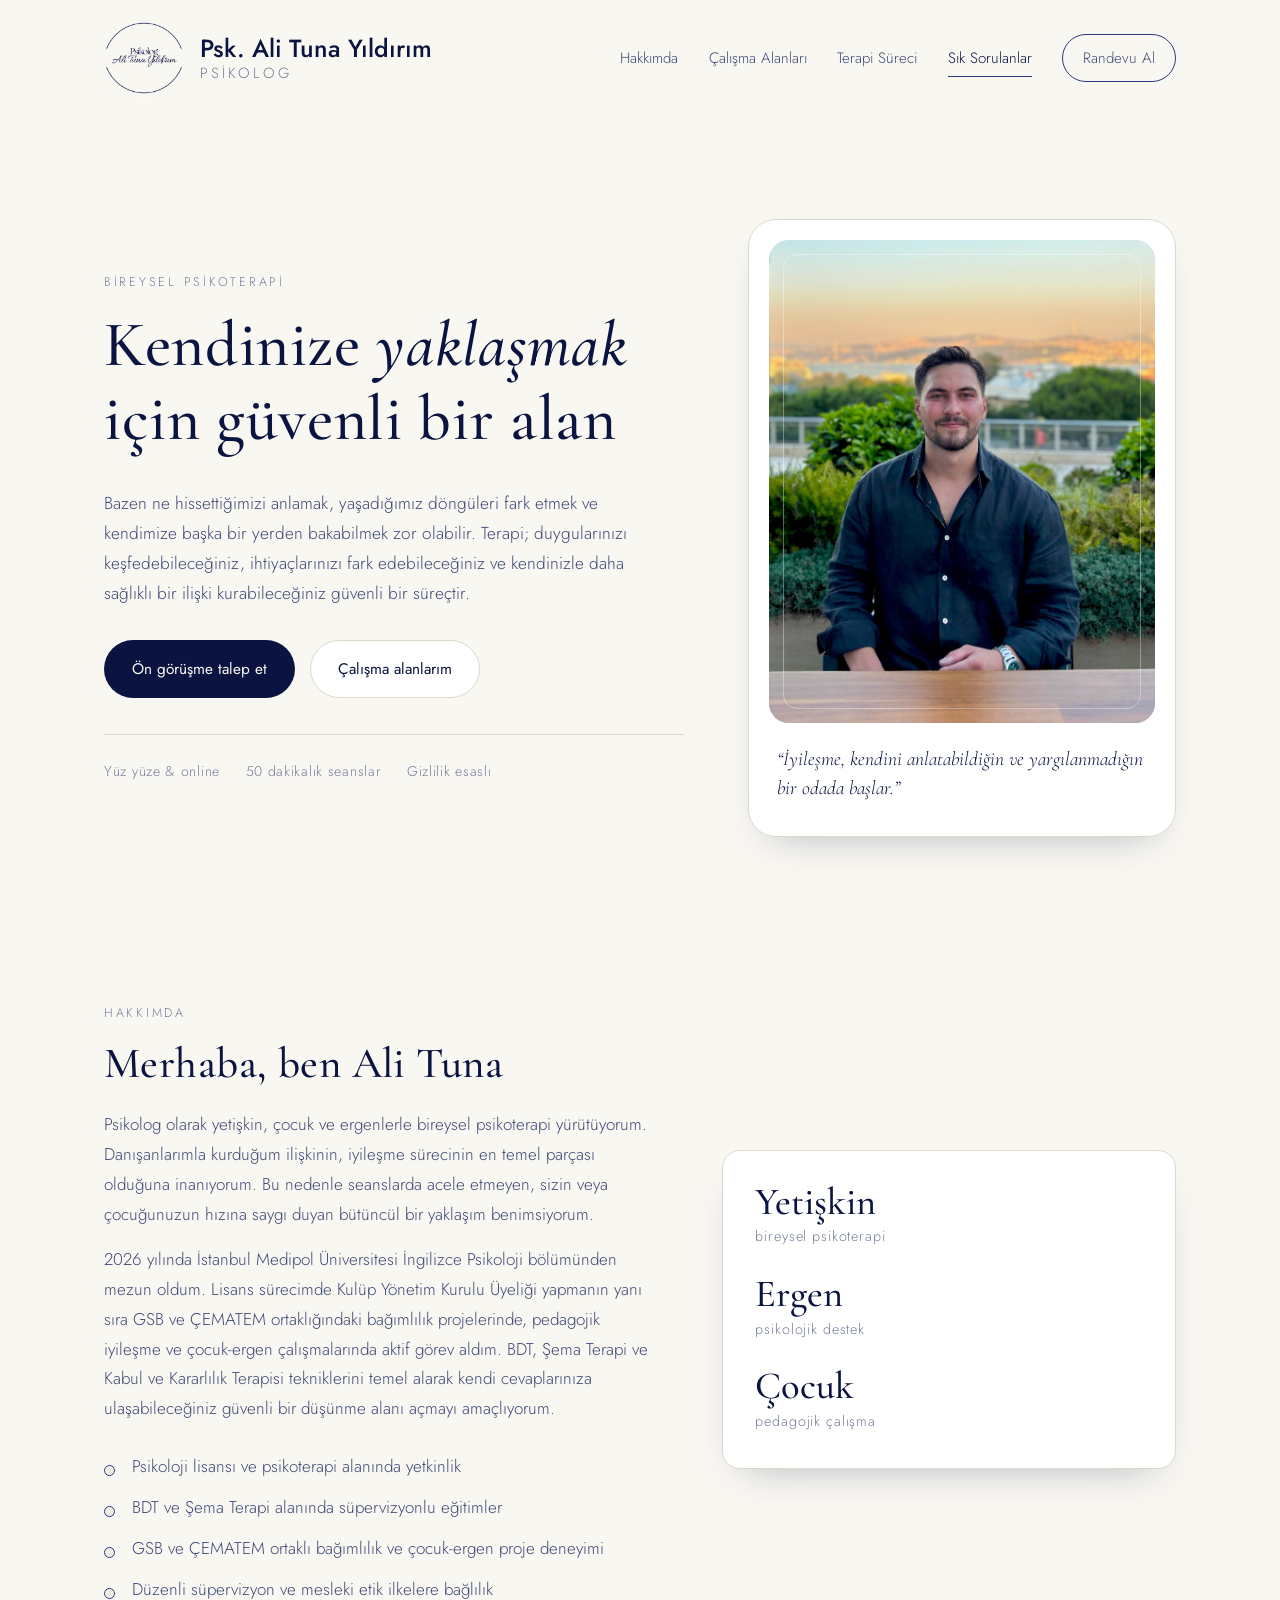
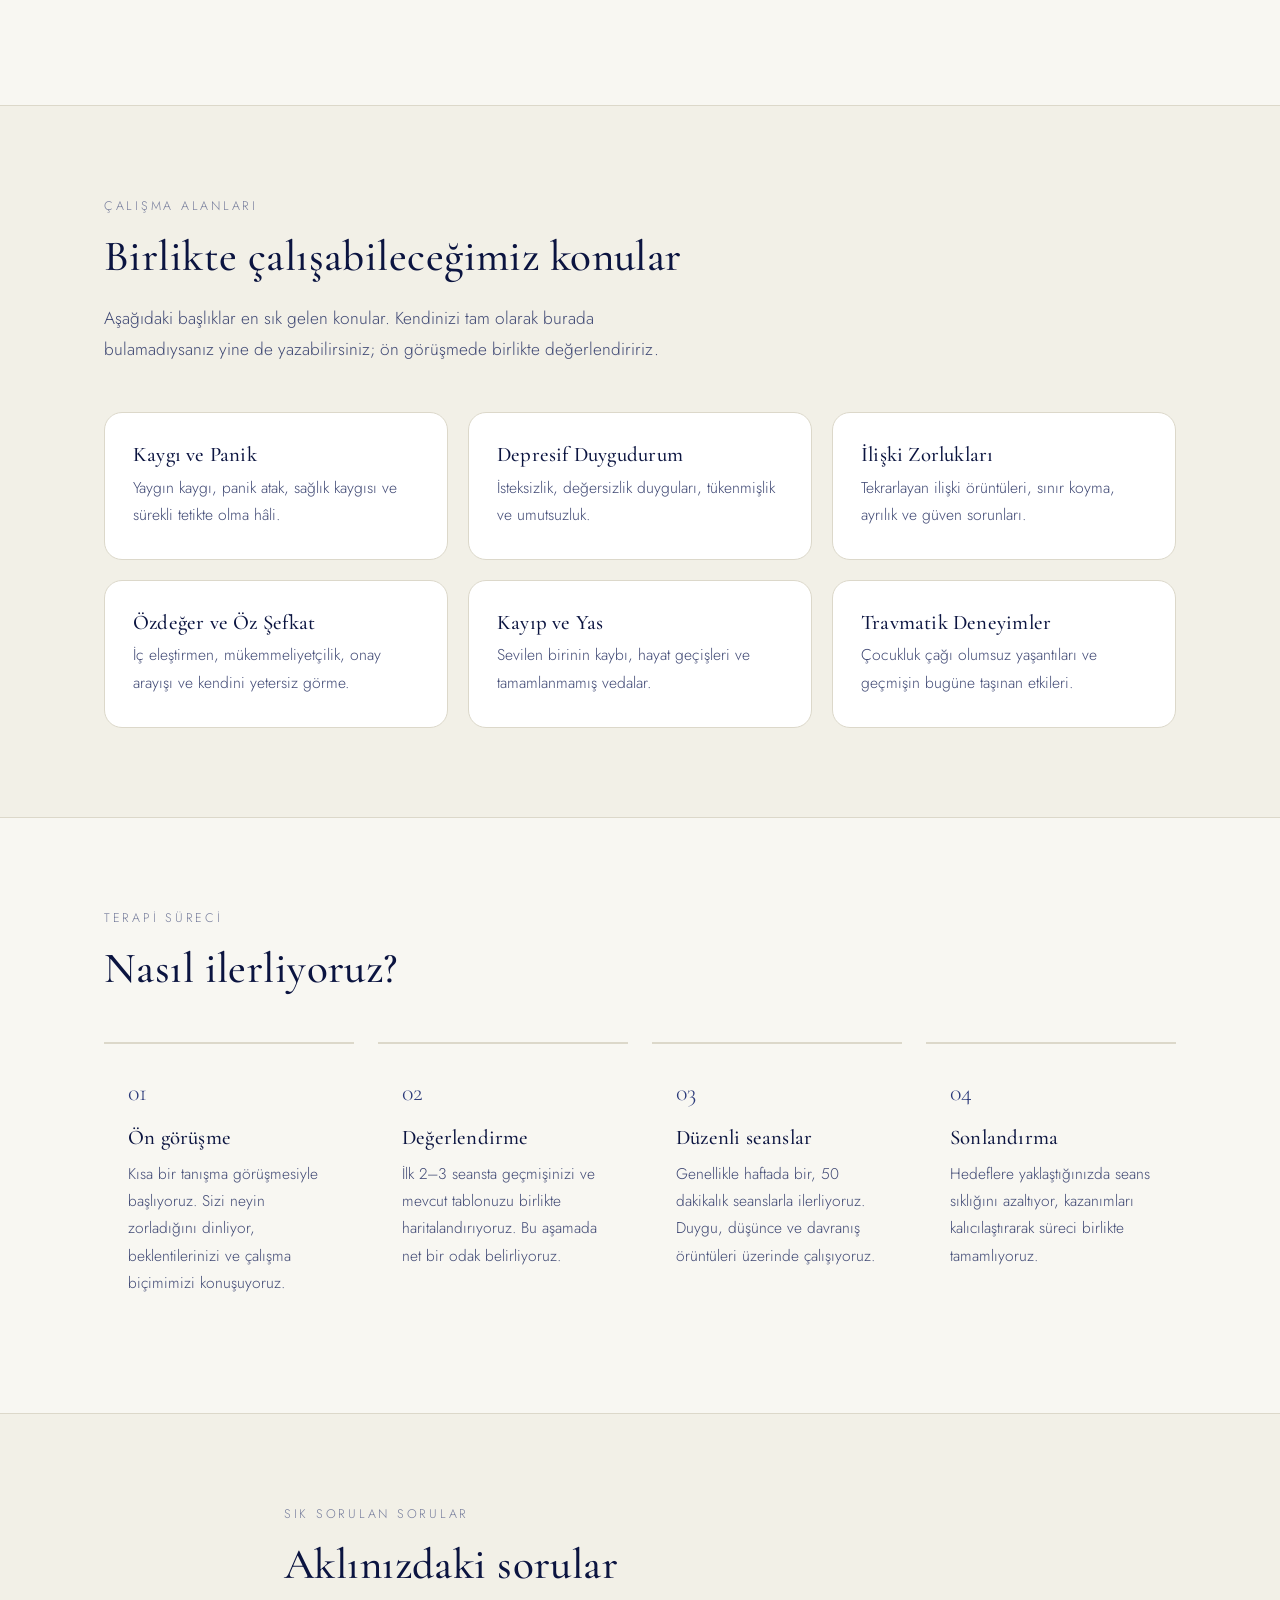
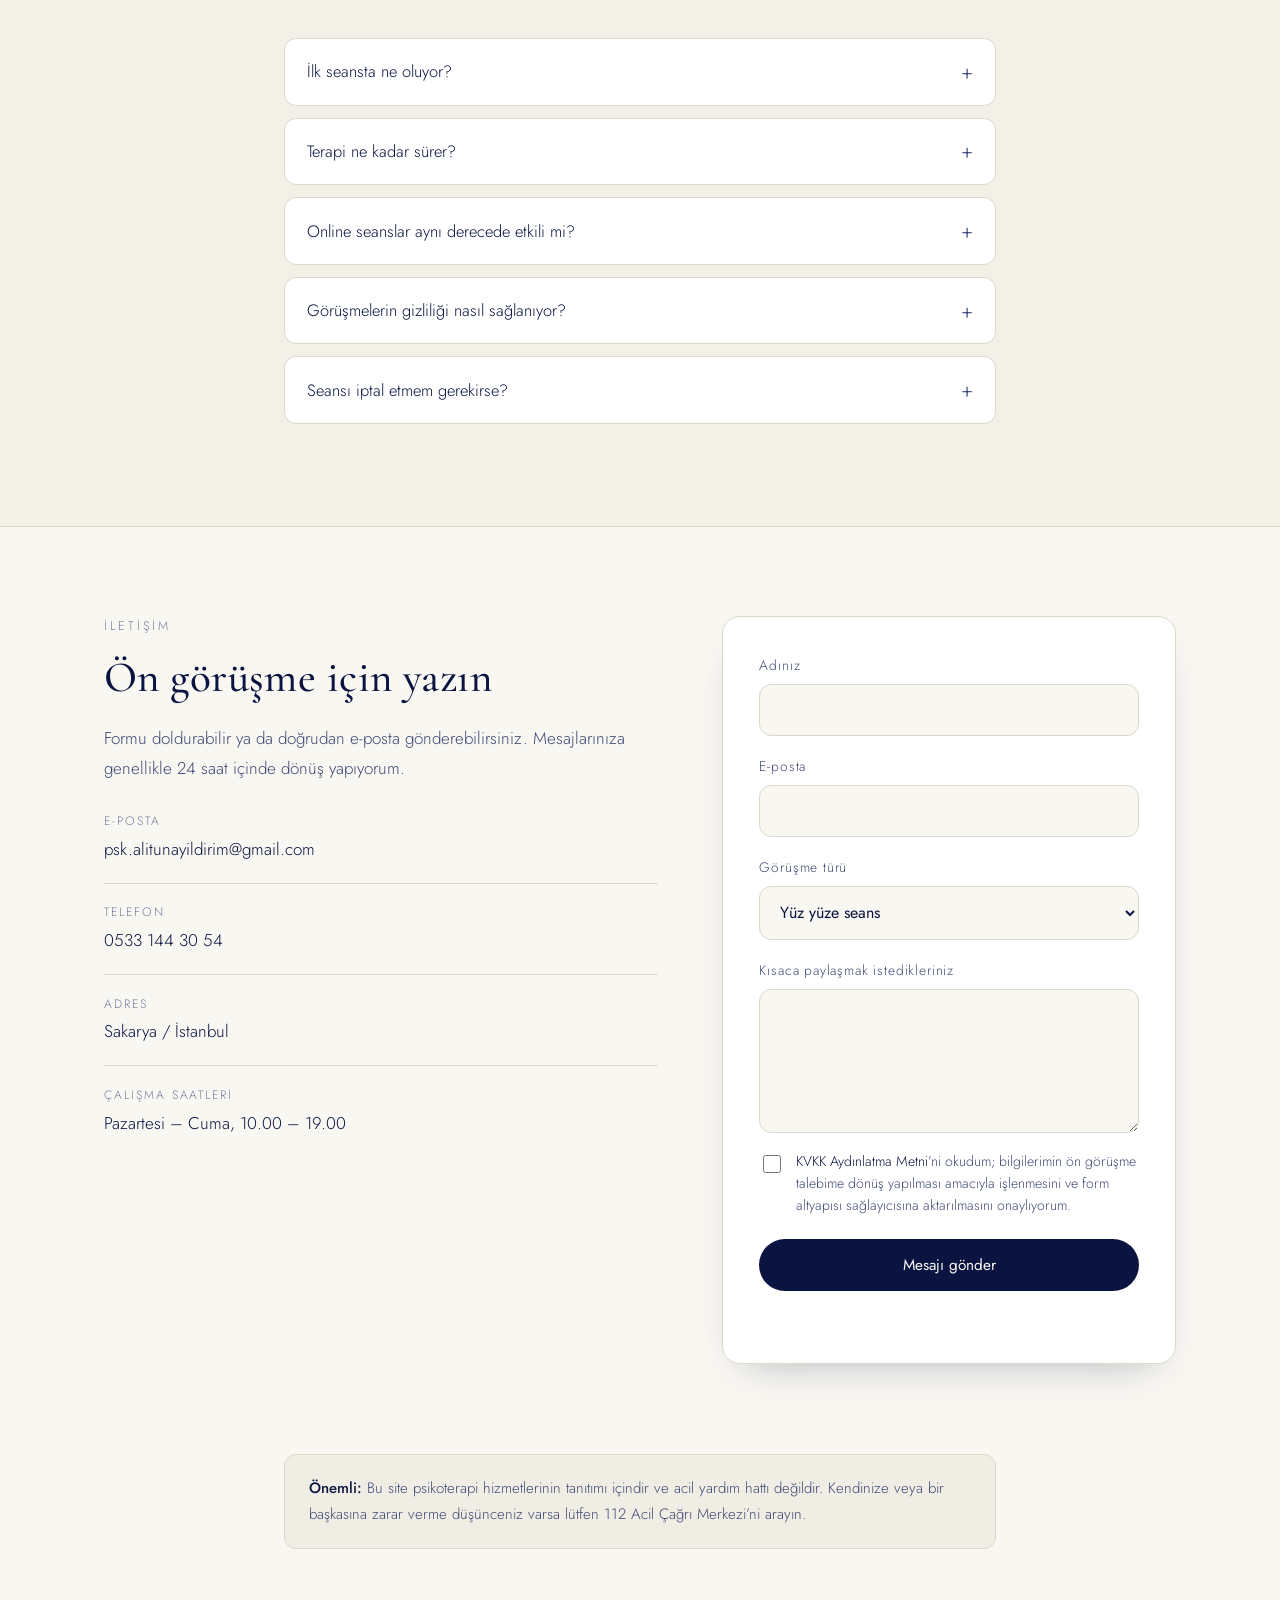
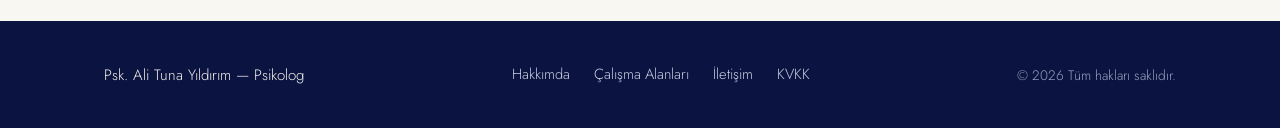
<file: index.html>
<!DOCTYPE html>
<html lang="tr">
<head>
  <meta charset="UTF-8" />
  <meta name="viewport" content="width=device-width, initial-scale=1.0" />
  <title>Psk. Ali Tuna Yıldırım | Psikolog</title>
  <meta name="description" content="Psk. Ali Tuna Yıldırım ile bireysel psikoterapi. Kaygı, depresyon, ilişki sorunları ve travma alanlarında Sakarya ve İstanbul'da yüz yüze ve online danışmanlık." />
  <meta name="theme-color" content="#f8f7f2" />
  <!-- pskalitunayıldırım.com alan adının punycode karşılığı. -->
  <link rel="canonical" href="https://xn--pskalitunayldrm-ilccb.com/" />
  <meta property="og:type" content="website" />
  <meta property="og:locale" content="tr_TR" />
  <meta property="og:site_name" content="Psk. Ali Tuna Yıldırım" />
  <meta property="og:url" content="https://xn--pskalitunayldrm-ilccb.com/" />
  <meta property="og:title" content="Psk. Ali Tuna Yıldırım | Psikolog" />
  <meta property="og:description" content="Bireysel psikoterapi: kaygı, depresyon, ilişki sorunları ve travma alanlarında Sakarya ve İstanbul'da yüz yüze ve online danışmanlık." />
  <meta name="twitter:card" content="summary" />
  <link rel="icon" href="favicon.svg" type="image/svg+xml" />
  <link rel="preconnect" href="https://fonts.googleapis.com" />
  <link rel="preconnect" href="https://fonts.gstatic.com" crossorigin />
  <link href="https://fonts.googleapis.com/css2?family=Cormorant+Garamond:wght@400;500;600&family=Jost:wght@300;400;500&display=swap" rel="stylesheet" />
  <link rel="stylesheet" href="styles.css" />
  <script type="application/ld+json">
    {
      "@context": "https://schema.org",
      "@type": "Psychologist",
      "name": "Psk. Ali Tuna Yıldırım",
      "description": "Yetişkin, çocuk ve ergenlerle bireysel psikoterapi çalışan psikolog.",
      "email": "psk.alitunayildirim@gmail.com",
      "telephone": "+905331443054",
      "areaServed": ["Sakarya", "İstanbul"],
      "availableLanguage": "tr",
      "address": {
        "@type": "PostalAddress",
        "addressCountry": "TR"
      }
    }
  </script>
</head>
<body>
  <a class="skip-link" href="#main">İçeriğe geç</a>

  <header class="site-header" id="header">
    <div class="container header-inner">
      <a class="brand" href="#hero">
        <img class="brand-mark" src="images/logo.png" alt="" width="512" height="512" />
        <span class="brand-text">
          <strong>Psk. Ali Tuna Yıldırım</strong>
          <small>Psikolog</small>
        </span>
      </a>

      <nav class="nav" id="nav" aria-label="Ana menü">
        <a href="#hakkimda">Hakkımda</a>
        <a href="#alanlar">Çalışma Alanları</a>
        <a href="#surec">Terapi Süreci</a>
        <a href="#sss">Sık Sorulanlar</a>
        <a class="nav-cta" href="#iletisim">Randevu Al</a>
      </nav>

      <button class="nav-toggle" id="navToggle" aria-expanded="false" aria-controls="nav" aria-label="Menüyü aç">
        <span></span><span></span><span></span>
      </button>
    </div>
  </header>

  <main id="main">
    <section class="hero" id="hero">
      <div class="container hero-inner">
        <div class="hero-text reveal">
          <p class="eyebrow">Bireysel Psikoterapi</p>
          <h1>Kendinize <em>yaklaşmak</em> için güvenli bir alan</h1>
          <p class="lead">
            Bazen ne hissettiğimizi anlamak, yaşadığımız döngüleri fark etmek ve kendimize
            başka bir yerden bakabilmek zor olabilir. Terapi; duygularınızı
            keşfedebileceğiniz, ihtiyaçlarınızı fark edebileceğiniz ve kendinizle daha
            sağlıklı bir ilişki kurabileceğiniz güvenli bir süreçtir.
          </p>
          <div class="hero-actions">
            <a class="btn btn-primary" href="#iletisim">Ön görüşme talep et</a>
            <a class="btn btn-ghost" href="#alanlar">Çalışma alanlarım</a>
          </div>
          <ul class="hero-meta">
            <li>Yüz yüze &amp; online</li>
            <li>50 dakikalık seanslar</li>
            <li>Gizlilik esaslı</li>
          </ul>
        </div>

        <div class="hero-card reveal">
          <div class="portrait">
            <img src="images/ali-tuna-yildirim.png" alt="Psk. Ali Tuna Yıldırım" width="909" height="1024" />
          </div>
          <blockquote>
            “İyileşme, kendini anlatabildiğin ve yargılanmadığın bir odada başlar.”
          </blockquote>
        </div>
      </div>
    </section>

    <section class="section" id="hakkimda">
      <div class="container split">
        <div class="reveal">
          <p class="eyebrow">Hakkımda</p>
          <h2>Merhaba, ben Ali Tuna</h2>
          <p>
            Psikolog olarak yetişkin, çocuk ve ergenlerle bireysel psikoterapi
            yürütüyorum. Danışanlarımla kurduğum ilişkinin, iyileşme sürecinin en temel
            parçası olduğuna inanıyorum. Bu nedenle seanslarda acele etmeyen, sizin veya
            çocuğunuzun hızına saygı duyan bütüncül bir yaklaşım benimsiyorum.
          </p>
          <p>
            2026 yılında İstanbul Medipol Üniversitesi İngilizce Psikoloji bölümünden
            mezun oldum. Lisans sürecimde Kulüp Yönetim Kurulu Üyeliği yapmanın yanı sıra
            GSB ve ÇEMATEM ortaklığındaki bağımlılık projelerinde, pedagojik iyileşme ve
            çocuk-ergen çalışmalarında aktif görev aldım. BDT, Şema Terapi ve Kabul ve
            Kararlılık Terapisi tekniklerini temel alarak kendi cevaplarınıza
            ulaşabileceğiniz güvenli bir düşünme alanı açmayı amaçlıyorum.
          </p>
          <ul class="checklist">
            <li>Psikoloji lisansı ve psikoterapi alanında yetkinlik</li>
            <li>BDT ve Şema Terapi alanında süpervizyonlu eğitimler</li>
            <li>GSB ve ÇEMATEM ortaklı bağımlılık ve çocuk-ergen proje deneyimi</li>
            <li>Düzenli süpervizyon ve mesleki etik ilkelere bağlılık</li>
          </ul>
        </div>

        <aside class="stat-card reveal">
          <div class="stat">
            <strong>Yetişkin</strong>
            <span>bireysel psikoterapi</span>
          </div>
          <div class="stat">
            <strong>Ergen</strong>
            <span>psikolojik destek</span>
          </div>
          <div class="stat">
            <strong>Çocuk</strong>
            <span>pedagojik çalışma</span>
          </div>
        </aside>
      </div>
    </section>

    <section class="section section-tint" id="alanlar">
      <div class="container">
        <div class="section-head reveal">
          <p class="eyebrow">Çalışma Alanları</p>
          <h2>Birlikte çalışabileceğimiz konular</h2>
          <p class="lead">
            Aşağıdaki başlıklar en sık gelen konular. Kendinizi tam olarak burada
            bulamadıysanız yine de yazabilirsiniz; ön görüşmede birlikte değerlendiririz.
          </p>
        </div>

        <div class="grid">
          <article class="card reveal">
            <h3>Kaygı ve Panik</h3>
            <p>Yaygın kaygı, panik atak, sağlık kaygısı ve sürekli tetikte olma hâli.</p>
          </article>
          <article class="card reveal">
            <h3>Depresif Duygudurum</h3>
            <p>İsteksizlik, değersizlik duyguları, tükenmişlik ve umutsuzluk.</p>
          </article>
          <article class="card reveal">
            <h3>İlişki Zorlukları</h3>
            <p>Tekrarlayan ilişki örüntüleri, sınır koyma, ayrılık ve güven sorunları.</p>
          </article>
          <article class="card reveal">
            <h3>Özdeğer ve Öz Şefkat</h3>
            <p>İç eleştirmen, mükemmeliyetçilik, onay arayışı ve kendini yetersiz görme.</p>
          </article>
          <article class="card reveal">
            <h3>Kayıp ve Yas</h3>
            <p>Sevilen birinin kaybı, hayat geçişleri ve tamamlanmamış vedalar.</p>
          </article>
          <article class="card reveal">
            <h3>Travmatik Deneyimler</h3>
            <p>Çocukluk çağı olumsuz yaşantıları ve geçmişin bugüne taşınan etkileri.</p>
          </article>
        </div>
      </div>
    </section>

    <section class="section" id="surec">
      <div class="container">
        <div class="section-head reveal">
          <p class="eyebrow">Terapi Süreci</p>
          <h2>Nasıl ilerliyoruz?</h2>
        </div>

        <ol class="steps">
          <li class="reveal">
            <span class="step-no">01</span>
            <h3>Ön görüşme</h3>
            <p>
              Kısa bir tanışma görüşmesiyle başlıyoruz. Sizi neyin zorladığını dinliyor,
              beklentilerinizi ve çalışma biçimimizi konuşuyoruz.
            </p>
          </li>
          <li class="reveal">
            <span class="step-no">02</span>
            <h3>Değerlendirme</h3>
            <p>
              İlk 2–3 seansta geçmişinizi ve mevcut tablonuzu birlikte haritalandırıyoruz.
              Bu aşamada net bir odak belirliyoruz.
            </p>
          </li>
          <li class="reveal">
            <span class="step-no">03</span>
            <h3>Düzenli seanslar</h3>
            <p>
              Genellikle haftada bir, 50 dakikalık seanslarla ilerliyoruz. Duygu, düşünce
              ve davranış örüntüleri üzerinde çalışıyoruz.
            </p>
          </li>
          <li class="reveal">
            <span class="step-no">04</span>
            <h3>Sonlandırma</h3>
            <p>
              Hedeflere yaklaştığınızda seans sıklığını azaltıyor, kazanımları
              kalıcılaştırarak süreci birlikte tamamlıyoruz.
            </p>
          </li>
        </ol>
      </div>
    </section>

    <section class="section section-tint" id="sss">
      <div class="container narrow">
        <div class="section-head reveal">
          <p class="eyebrow">Sık Sorulan Sorular</p>
          <h2>Aklınızdaki sorular</h2>
        </div>

        <div class="faq">
          <details class="reveal">
            <summary>İlk seansta ne oluyor?</summary>
            <p>
              İlk seans bir tanışma seansıdır. Zorlandığınız konuları, geçmiş terapi
              deneyimlerinizi ve hedeflerinizi konuşuruz. Devam etmek zorunda değilsiniz;
              bu görüşme aynı zamanda bana dair bir izlenim edinmeniz içindir.
            </p>
          </details>
          <details class="reveal">
            <summary>Terapi ne kadar sürer?</summary>
            <p>
              Süre; konunun kapsamına ve hedeflerinize göre değişir. Odaklı çalışmalar
              8–12 seansta tamamlanabilirken, köklü örüntüler üzerine çalışmak daha uzun
              sürebilir. Süreci belirli aralıklarla birlikte gözden geçiriyoruz.
            </p>
          </details>
          <details class="reveal">
            <summary>Online seanslar aynı derecede etkili mi?</summary>
            <p>
              Birçok konu için online seanslar yüz yüze görüşmelerle benzer etkinliğe
              sahiptir. Sessiz, yalnız kalabileceğiniz bir ortam ve stabil internet
              bağlantısı yeterlidir.
            </p>
          </details>
          <details class="reveal">
            <summary>Görüşmelerin gizliliği nasıl sağlanıyor?</summary>
            <p>
              Seanslarda paylaştığınız her şey meslek etiği ve yasal düzenlemeler
              çerçevesinde gizlidir. Gizliliğin istisnaları (kendinize veya bir başkasına
              yönelik ciddi risk gibi) ilk seansta açıkça paylaşılır.
            </p>
          </details>
          <details class="reveal">
            <summary>Seansı iptal etmem gerekirse?</summary>
            <p>
              Seansınızı en az 24 saat önce haber vererek ücretsiz iptal edebilir veya
              erteleyebilirsiniz. Daha kısa sürede yapılan iptallerde seans ücreti geçerli
              olur.
            </p>
          </details>
        </div>
      </div>
    </section>

    <section class="section" id="iletisim">
      <div class="container split">
        <div class="reveal">
          <p class="eyebrow">İletişim</p>
          <h2>Ön görüşme için yazın</h2>
          <p>
            Formu doldurabilir ya da doğrudan e-posta gönderebilirsiniz. Mesajlarınıza
            genellikle 24 saat içinde dönüş yapıyorum.
          </p>

          <ul class="contact-list">
            <li>
              <span>E-posta</span>
              <a href="mailto:psk.alitunayildirim@gmail.com">psk.alitunayildirim@gmail.com</a>
            </li>
            <li>
              <span>Telefon</span>
              <a href="tel:+905331443054">0533 144 30 54</a>
            </li>
            <li>
              <span>Adres</span>
              <p>Sakarya / İstanbul</p>
            </li>
            <li>
              <span>Çalışma saatleri</span>
              <p>Pazartesi – Cuma, 10.00 – 19.00</p>
            </li>
          </ul>
        </div>

        <form
          class="form reveal"
          id="contactForm"
          method="POST"
          action="https://formspree.io/f/xdeopwkw"
          novalidate
        >
          <div class="field">
            <label for="name">Adınız</label>
            <input id="name" name="name" type="text" autocomplete="name" required />
          </div>
          <div class="field">
            <label for="email">E-posta</label>
            <input id="email" name="email" type="email" autocomplete="email" required />
          </div>
          <div class="field">
            <label for="topic">Görüşme türü</label>
            <select id="topic" name="topic">
              <option>Yüz yüze seans</option>
              <option>Online seans</option>
              <option>Henüz karar vermedim</option>
            </select>
          </div>
          <div class="field">
            <label for="message">Kısaca paylaşmak istedikleriniz</label>
            <textarea id="message" name="message" rows="5" required></textarea>
          </div>

          <label class="consent">
            <input id="consent" name="consent" type="checkbox" required />
            <span>
              <a href="kvkk.html" target="_blank" rel="noopener">KVKK Aydınlatma
              Metni</a>’ni okudum; bilgilerimin ön görüşme talebime dönüş yapılması
              amacıyla işlenmesini ve form altyapısı sağlayıcısına aktarılmasını
              onaylıyorum.
            </span>
          </label>

          <input type="hidden" name="_subject" value="Web sitesinden ön görüşme talebi" />
          <input type="text" name="_gotcha" tabindex="-1" autocomplete="off" hidden />

          <button class="btn btn-primary" id="submitBtn" type="submit">Mesajı gönder</button>
          <p class="form-note" id="formNote" role="status" aria-live="polite"></p>
        </form>
      </div>
    </section>

    <section class="notice">
      <div class="container narrow">
        <p>
          <strong>Önemli:</strong> Bu site psikoterapi hizmetlerinin tanıtımı içindir ve
          acil yardım hattı değildir. Kendinize veya bir başkasına zarar verme
          düşünceniz varsa lütfen 112 Acil Çağrı Merkezi’ni arayın.
        </p>
      </div>
    </section>
  </main>

  <footer class="site-footer">
    <div class="container footer-inner">
      <p class="footer-brand">Psk. Ali Tuna Yıldırım — Psikolog</p>
      <nav aria-label="Alt menü">
        <a href="#hakkimda">Hakkımda</a>
        <a href="#alanlar">Çalışma Alanları</a>
        <a href="#iletisim">İletişim</a>
        <a href="kvkk.html">KVKK</a>
      </nav>
      <p class="footer-copy">© <span id="year">2026</span> Tüm hakları saklıdır.</p>
    </div>
  </footer>

  <script src="script.js"></script>
</body>
</html>
</file>
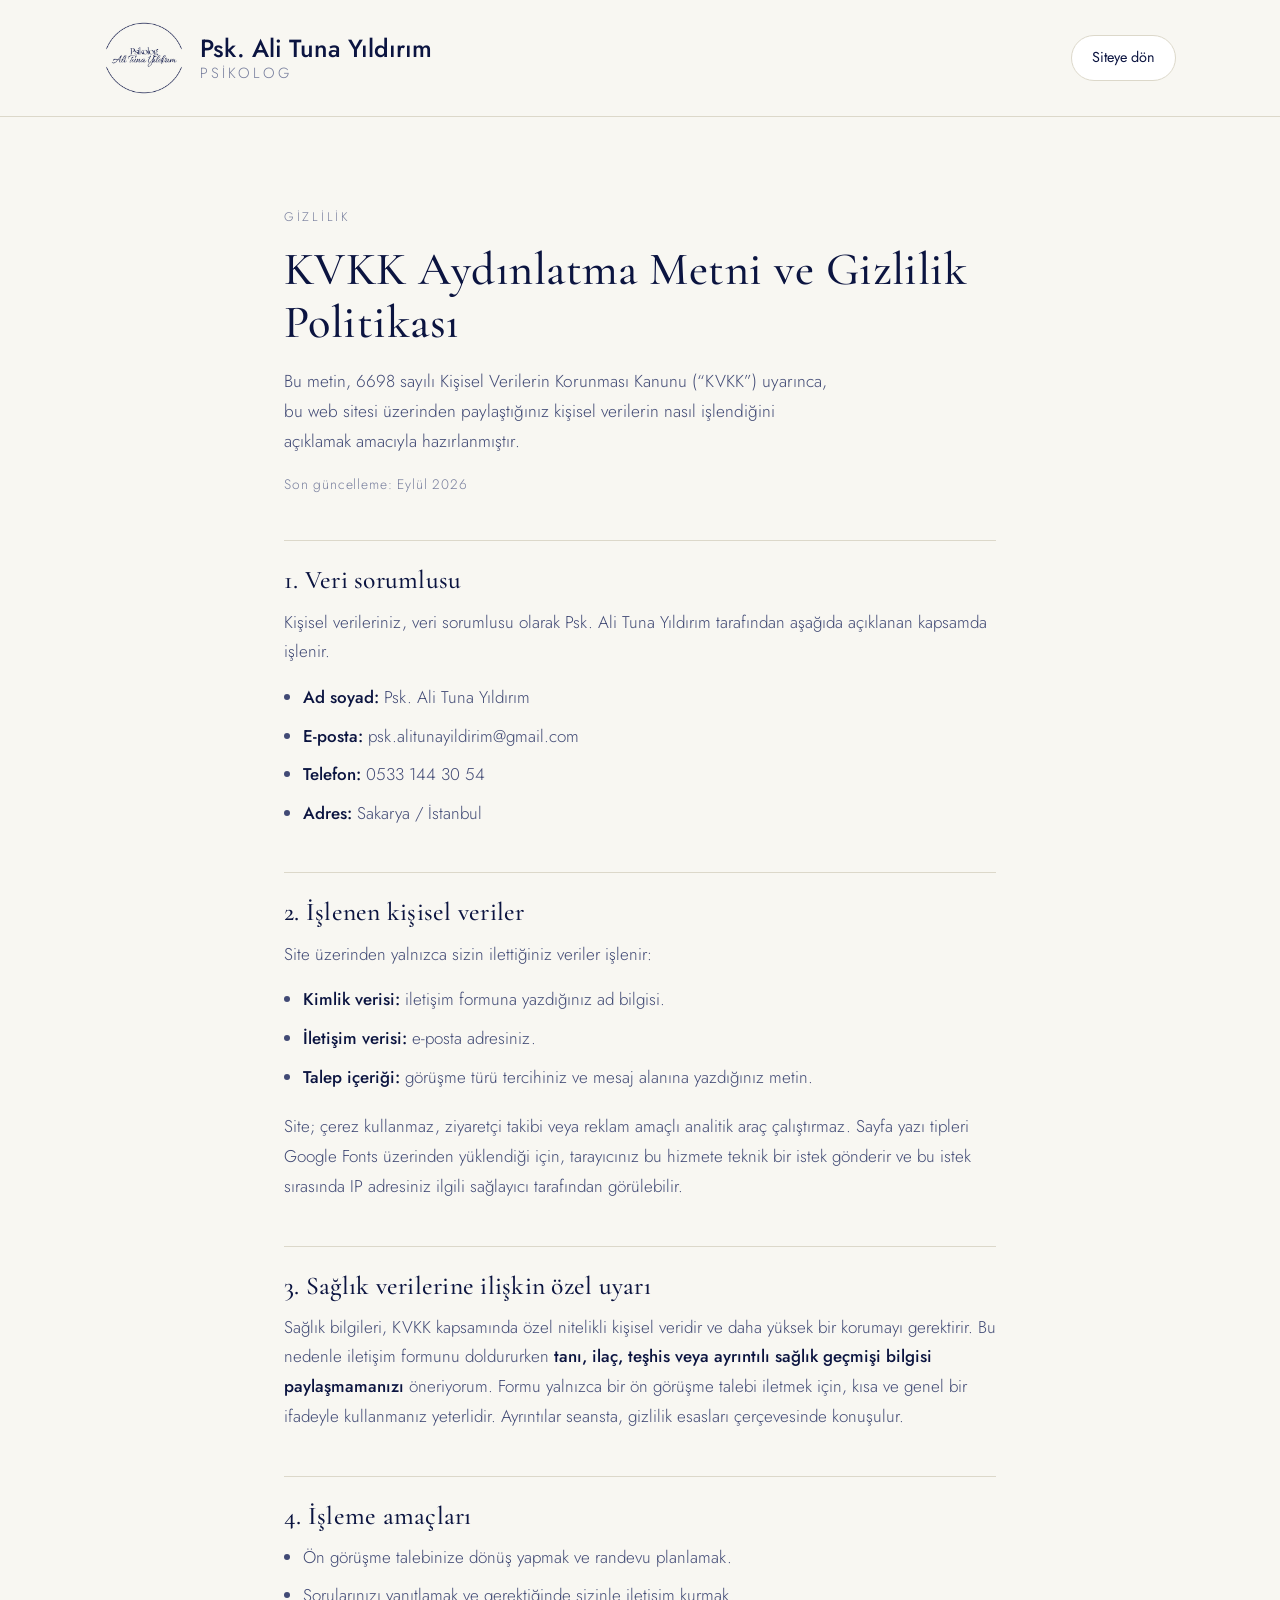
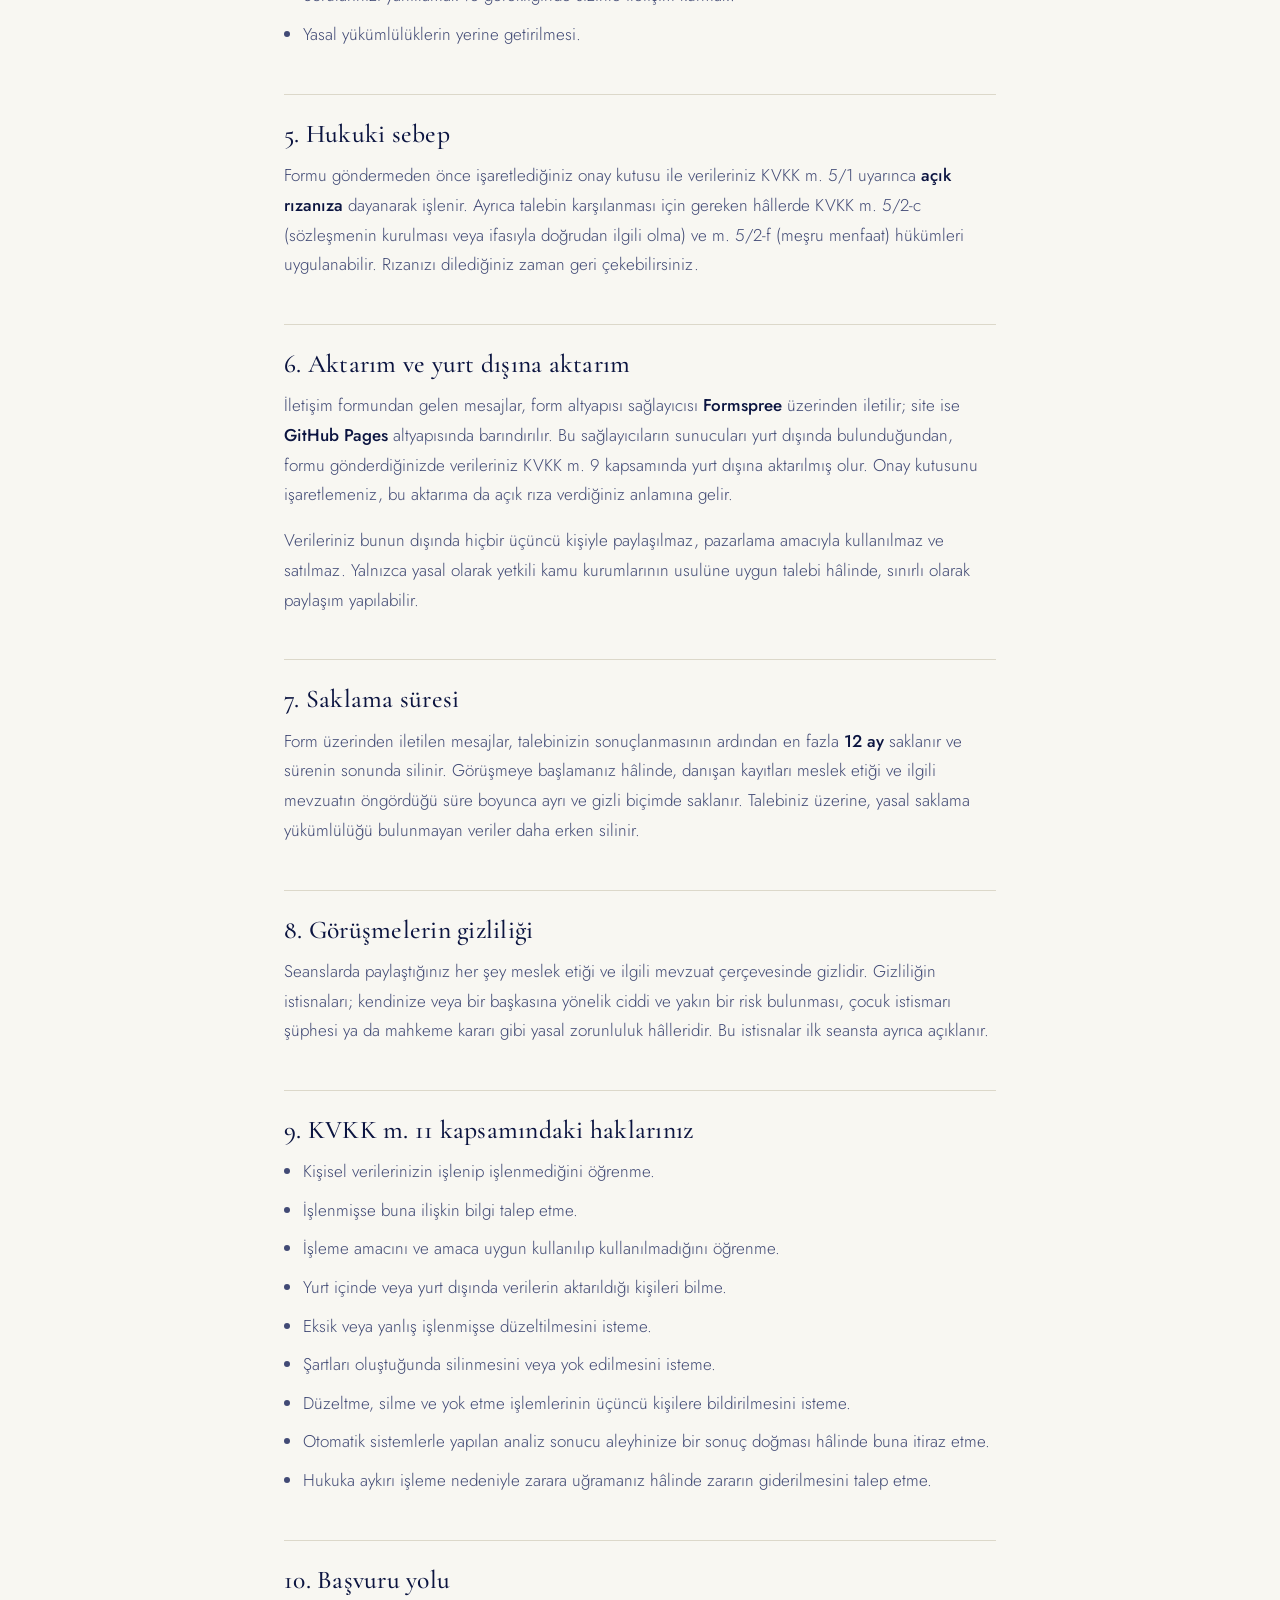
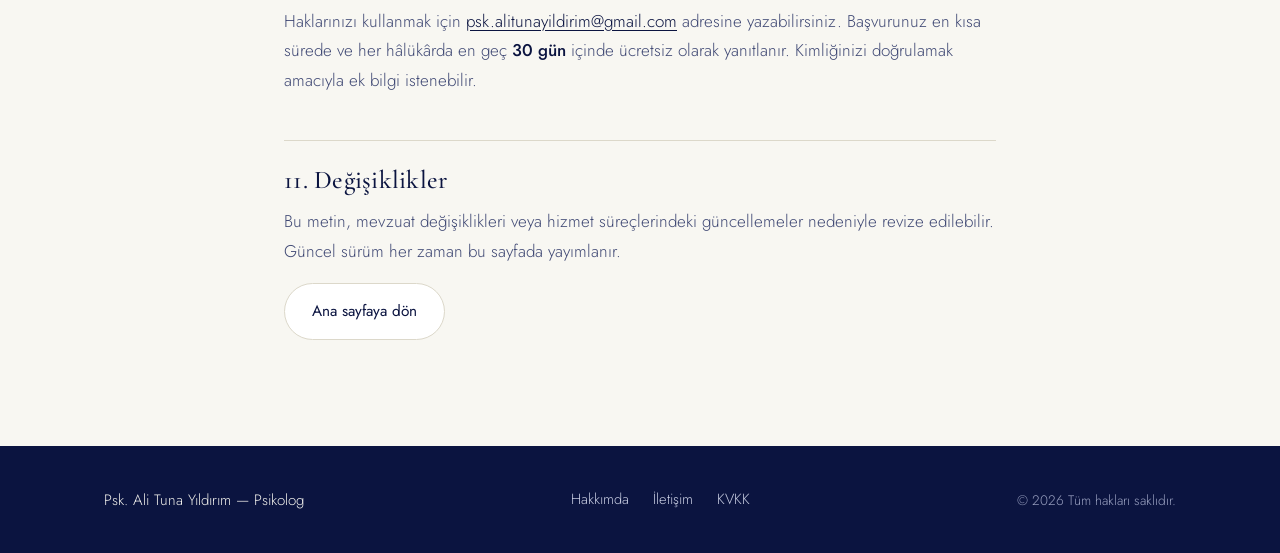
<file: kvkk.html>
<!DOCTYPE html>
<html lang="tr">
<head>
  <meta charset="UTF-8" />
  <meta name="viewport" content="width=device-width, initial-scale=1.0" />
  <title>KVKK Aydınlatma Metni | Psk. Ali Tuna Yıldırım</title>
  <meta name="description" content="Psk. Ali Tuna Yıldırım web sitesi üzerinden iletilen kişisel verilerin işlenmesine ilişkin KVKK aydınlatma metni ve gizlilik politikası." />
  <meta name="theme-color" content="#f8f7f2" />
  <!-- pskalitunayıldırım.com alan adının punycode karşılığı. -->
  <link rel="canonical" href="https://xn--pskalitunayldrm-ilccb.com/kvkk.html" />
  <link rel="icon" href="favicon.svg" type="image/svg+xml" />
  <link rel="preconnect" href="https://fonts.googleapis.com" />
  <link rel="preconnect" href="https://fonts.gstatic.com" crossorigin />
  <link href="https://fonts.googleapis.com/css2?family=Cormorant+Garamond:wght@400;500;600&family=Jost:wght@300;400;500&display=swap" rel="stylesheet" />
  <link rel="stylesheet" href="styles.css" />
</head>
<body>
  <a class="skip-link" href="#main">İçeriğe geç</a>

  <header class="site-header is-scrolled">
    <div class="container header-inner">
      <a class="brand" href="index.html">
        <img class="brand-mark" src="images/logo.png" alt="" width="512" height="512" />
        <span class="brand-text">
          <strong>Psk. Ali Tuna Yıldırım</strong>
          <small>Psikolog</small>
        </span>
      </a>
      <a class="btn btn-ghost btn-compact" href="index.html">Siteye dön</a>
    </div>
  </header>

  <main id="main" class="section">
    <div class="container narrow legal">
      <p class="eyebrow">Gizlilik</p>
      <h1>KVKK Aydınlatma Metni ve Gizlilik Politikası</h1>
      <p class="lead">
        Bu metin, 6698 sayılı Kişisel Verilerin Korunması Kanunu (“KVKK”) uyarınca, bu
        web sitesi üzerinden paylaştığınız kişisel verilerin nasıl işlendiğini
        açıklamak amacıyla hazırlanmıştır.
      </p>
      <p class="legal-date">Son güncelleme: Eylül 2026</p>

      <h2>1. Veri sorumlusu</h2>
      <p>
        Kişisel verileriniz, veri sorumlusu olarak Psk. Ali Tuna Yıldırım tarafından
        aşağıda açıklanan kapsamda işlenir.
      </p>
      <ul>
        <li><strong>Ad soyad:</strong> Psk. Ali Tuna Yıldırım</li>
        <li><strong>E-posta:</strong> psk.alitunayildirim@gmail.com</li>
        <li><strong>Telefon:</strong> 0533 144 30 54</li>
        <li><strong>Adres:</strong> Sakarya / İstanbul</li>
      </ul>

      <h2>2. İşlenen kişisel veriler</h2>
      <p>Site üzerinden yalnızca sizin ilettiğiniz veriler işlenir:</p>
      <ul>
        <li><strong>Kimlik verisi:</strong> iletişim formuna yazdığınız ad bilgisi.</li>
        <li><strong>İletişim verisi:</strong> e-posta adresiniz.</li>
        <li>
          <strong>Talep içeriği:</strong> görüşme türü tercihiniz ve mesaj alanına
          yazdığınız metin.
        </li>
      </ul>
      <p>
        Site; çerez kullanmaz, ziyaretçi takibi veya reklam amaçlı analitik araç
        çalıştırmaz. Sayfa yazı tipleri Google Fonts üzerinden yüklendiği için,
        tarayıcınız bu hizmete teknik bir istek gönderir ve bu istek sırasında IP
        adresiniz ilgili sağlayıcı tarafından görülebilir.
      </p>

      <h2>3. Sağlık verilerine ilişkin özel uyarı</h2>
      <p>
        Sağlık bilgileri, KVKK kapsamında özel nitelikli kişisel veridir ve daha yüksek
        bir korumayı gerektirir. Bu nedenle iletişim formunu doldururken
        <strong>tanı, ilaç, teşhis veya ayrıntılı sağlık geçmişi bilgisi
        paylaşmamanızı</strong> öneriyorum. Formu yalnızca bir ön görüşme talebi
        iletmek için, kısa ve genel bir ifadeyle kullanmanız yeterlidir. Ayrıntılar
        seansta, gizlilik esasları çerçevesinde konuşulur.
      </p>

      <h2>4. İşleme amaçları</h2>
      <ul>
        <li>Ön görüşme talebinize dönüş yapmak ve randevu planlamak.</li>
        <li>Sorularınızı yanıtlamak ve gerektiğinde sizinle iletişim kurmak.</li>
        <li>Yasal yükümlülüklerin yerine getirilmesi.</li>
      </ul>

      <h2>5. Hukuki sebep</h2>
      <p>
        Formu göndermeden önce işaretlediğiniz onay kutusu ile verileriniz KVKK
        m. 5/1 uyarınca <strong>açık rızanıza</strong> dayanarak işlenir. Ayrıca talebin
        karşılanması için gereken hâllerde KVKK m. 5/2-c (sözleşmenin kurulması veya
        ifasıyla doğrudan ilgili olma) ve m. 5/2-f (meşru menfaat) hükümleri
        uygulanabilir. Rızanızı dilediğiniz zaman geri çekebilirsiniz.
      </p>

      <h2>6. Aktarım ve yurt dışına aktarım</h2>
      <p>
        İletişim formundan gelen mesajlar, form altyapısı sağlayıcısı
        <strong>Formspree</strong> üzerinden iletilir; site ise
        <strong>GitHub Pages</strong> altyapısında barındırılır. Bu sağlayıcıların
        sunucuları yurt dışında bulunduğundan, formu gönderdiğinizde verileriniz
        KVKK m. 9 kapsamında yurt dışına aktarılmış olur. Onay kutusunu işaretlemeniz,
        bu aktarıma da açık rıza verdiğiniz anlamına gelir.
      </p>
      <p>
        Verileriniz bunun dışında hiçbir üçüncü kişiyle paylaşılmaz, pazarlama amacıyla
        kullanılmaz ve satılmaz. Yalnızca yasal olarak yetkili kamu kurumlarının usulüne
        uygun talebi hâlinde, sınırlı olarak paylaşım yapılabilir.
      </p>

      <h2>7. Saklama süresi</h2>
      <p>
        Form üzerinden iletilen mesajlar, talebinizin sonuçlanmasının ardından en fazla
        <strong>12 ay</strong> saklanır ve sürenin sonunda silinir. Görüşmeye başlamanız
        hâlinde, danışan kayıtları meslek etiği ve ilgili mevzuatın öngördüğü süre
        boyunca ayrı ve gizli biçimde saklanır. Talebiniz üzerine, yasal saklama
        yükümlülüğü bulunmayan veriler daha erken silinir.
      </p>

      <h2>8. Görüşmelerin gizliliği</h2>
      <p>
        Seanslarda paylaştığınız her şey meslek etiği ve ilgili mevzuat çerçevesinde
        gizlidir. Gizliliğin istisnaları; kendinize veya bir başkasına yönelik ciddi ve
        yakın bir risk bulunması, çocuk istismarı şüphesi ya da mahkeme kararı gibi
        yasal zorunluluk hâlleridir. Bu istisnalar ilk seansta ayrıca açıklanır.
      </p>

      <h2>9. KVKK m. 11 kapsamındaki haklarınız</h2>
      <ul>
        <li>Kişisel verilerinizin işlenip işlenmediğini öğrenme.</li>
        <li>İşlenmişse buna ilişkin bilgi talep etme.</li>
        <li>İşleme amacını ve amaca uygun kullanılıp kullanılmadığını öğrenme.</li>
        <li>Yurt içinde veya yurt dışında verilerin aktarıldığı kişileri bilme.</li>
        <li>Eksik veya yanlış işlenmişse düzeltilmesini isteme.</li>
        <li>Şartları oluştuğunda silinmesini veya yok edilmesini isteme.</li>
        <li>Düzeltme, silme ve yok etme işlemlerinin üçüncü kişilere bildirilmesini isteme.</li>
        <li>
          Otomatik sistemlerle yapılan analiz sonucu aleyhinize bir sonuç doğması
          hâlinde buna itiraz etme.
        </li>
        <li>Hukuka aykırı işleme nedeniyle zarara uğramanız hâlinde zararın giderilmesini talep etme.</li>
      </ul>

      <h2>10. Başvuru yolu</h2>
      <p>
        Haklarınızı kullanmak için
        <a href="mailto:psk.alitunayildirim@gmail.com">psk.alitunayildirim@gmail.com</a> adresine
        yazabilirsiniz. Başvurunuz en kısa sürede ve her hâlükârda en geç
        <strong>30 gün</strong> içinde ücretsiz olarak yanıtlanır. Kimliğinizi
        doğrulamak amacıyla ek bilgi istenebilir.
      </p>

      <h2>11. Değişiklikler</h2>
      <p>
        Bu metin, mevzuat değişiklikleri veya hizmet süreçlerindeki güncellemeler
        nedeniyle revize edilebilir. Güncel sürüm her zaman bu sayfada yayımlanır.
      </p>

      <p><a class="btn btn-ghost" href="index.html">Ana sayfaya dön</a></p>
    </div>
  </main>

  <footer class="site-footer">
    <div class="container footer-inner">
      <p class="footer-brand">Psk. Ali Tuna Yıldırım — Psikolog</p>
      <nav aria-label="Alt menü">
        <a href="index.html#hakkimda">Hakkımda</a>
        <a href="index.html#iletisim">İletişim</a>
        <a href="kvkk.html">KVKK</a>
      </nav>
      <p class="footer-copy">© <span id="year">2026</span> Tüm hakları saklıdır.</p>
    </div>
  </footer>

  <script>
    document.getElementById("year").textContent = new Date().getFullYear();
  </script>
</body>
</html>
</file>
<file: styles.css>
:root {
  --bg: #f8f7f2;
  --bg-deep: #f0eee4;
  --bg-tint: #f2f0e7;
  --surface: #ffffff;
  --text: #0b1440;
  --text-soft: #414a75;
  --text-muted: #767d9c;
  --accent: #2b3a7a;
  --accent-deep: #0b1440;
  --line: #dcd8ca;
  --radius: 18px;
  --radius-sm: 12px;
  --header-h: 116px;
  --shadow: 0 18px 40px -24px rgba(11, 20, 64, 0.35);
  --maxw: 1120px;
}

* {
  box-sizing: border-box;
}

html {
  scroll-behavior: smooth;
}

body {
  margin: 0;
  background: var(--bg);
  color: var(--text);
  font-family: "Jost", "Helvetica Neue", Arial, sans-serif;
  font-weight: 300;
  font-size: 17px;
  line-height: 1.75;
  -webkit-font-smoothing: antialiased;
}

h1,
h2,
h3 {
  font-family: "Cormorant Garamond", Georgia, serif;
  font-weight: 500;
  color: var(--text);
  line-height: 1.15;
  margin: 0 0 0.5em;
  letter-spacing: 0.01em;
}

h1 {
  font-size: clamp(2.5rem, 5.4vw, 4rem);
}

h2 {
  font-size: clamp(1.9rem, 3.4vw, 2.7rem);
}

h3 {
  font-size: 1.3rem;
}

p {
  margin: 0 0 1rem;
  color: var(--text-soft);
}

em {
  font-style: italic;
  color: var(--accent-deep);
}

a {
  color: var(--accent-deep);
  text-decoration: none;
  transition: color 0.2s ease;
}

a:hover {
  color: var(--text);
}

img {
  max-width: 100%;
  display: block;
}

.container {
  width: 100%;
  max-width: var(--maxw);
  margin: 0 auto;
  padding: 0 24px;
}

.container.narrow {
  max-width: 760px;
}

.eyebrow {
  font-size: 0.78rem;
  letter-spacing: 0.22em;
  text-transform: uppercase;
  color: var(--text-muted);
  margin-bottom: 0.9rem;
}

.lead {
  font-size: 1.08rem;
  color: var(--text-soft);
  max-width: 56ch;
}

.skip-link {
  position: absolute;
  left: -999px;
  top: 0;
  background: var(--surface);
  padding: 0.75rem 1rem;
  z-index: 100;
}

.skip-link:focus {
  left: 12px;
  top: 12px;
}

:focus-visible {
  outline: 2px solid var(--accent);
  outline-offset: 3px;
  border-radius: 4px;
}

/* Header */
.site-header {
  position: sticky;
  top: 0;
  z-index: 50;
  background: rgba(248, 247, 242, 0.86);
  backdrop-filter: blur(10px);
  border-bottom: 1px solid transparent;
  transition: border-color 0.3s ease, background 0.3s ease;
}

.site-header.is-scrolled {
  border-bottom-color: var(--line);
  background: rgba(248, 247, 242, 0.96);
}

.header-inner {
  display: flex;
  align-items: center;
  justify-content: space-between;
  gap: 1.5rem;
  min-height: var(--header-h);
}

.brand {
  display: flex;
  align-items: center;
  gap: 1rem;
  color: var(--text);
}

.brand-mark {
  width: 80px;
  height: 80px;
  flex: none;
  border-radius: 50%;
  object-fit: contain;
}

.brand-text {
  display: flex;
  flex-direction: column;
  line-height: 1.25;
}

.brand-text strong {
  font-weight: 500;
  font-size: 1.55rem;
  white-space: nowrap;
}

.brand-text small {
  font-size: 0.92rem;
  letter-spacing: 0.2em;
  text-transform: uppercase;
  color: var(--text-muted);
}

.nav {
  display: flex;
  align-items: center;
  gap: 1.9rem;
}

.nav a {
  font-size: 0.94rem;
  color: var(--text-soft);
  position: relative;
  white-space: nowrap;
}

.nav a:not(.nav-cta)::after {
  content: "";
  position: absolute;
  left: 0;
  bottom: -6px;
  width: 0;
  height: 1px;
  background: var(--accent);
  transition: width 0.25s ease;
}

.nav a:not(.nav-cta):hover::after,
.nav a:not(.nav-cta).is-active::after {
  width: 100%;
}

.nav a.is-active {
  color: var(--text);
}

.nav-cta {
  padding: 0.6rem 1.25rem;
  border: 1px solid var(--accent);
  border-radius: 999px;
  color: var(--accent-deep);
  transition: background 0.25s ease, color 0.25s ease;
}

.nav-cta:hover {
  background: var(--accent);
  color: var(--bg);
}

.nav-toggle {
  display: none;
  width: 44px;
  height: 44px;
  border: 1px solid var(--line);
  border-radius: 50%;
  background: var(--surface);
  cursor: pointer;
  padding: 0;
}

.nav-toggle span {
  display: block;
  width: 18px;
  height: 1.5px;
  margin: 3.5px auto;
  background: var(--text);
  transition: transform 0.25s ease, opacity 0.2s ease;
}

.nav-toggle[aria-expanded="true"] span:nth-child(1) {
  transform: translateY(5px) rotate(45deg);
}

.nav-toggle[aria-expanded="true"] span:nth-child(2) {
  opacity: 0;
}

.nav-toggle[aria-expanded="true"] span:nth-child(3) {
  transform: translateY(-5px) rotate(-45deg);
}

/* Buttons */
.btn {
  display: inline-flex;
  align-items: center;
  justify-content: center;
  gap: 0.5rem;
  padding: 0.9rem 1.7rem;
  border-radius: 999px;
  border: 1px solid transparent;
  font-family: inherit;
  font-size: 0.96rem;
  font-weight: 400;
  cursor: pointer;
  transition: transform 0.2s ease, background 0.25s ease, color 0.25s ease;
}

.btn:hover {
  transform: translateY(-2px);
}

.btn-primary {
  background: var(--accent-deep);
  color: var(--bg);
}

.btn-primary:hover {
  background: var(--accent);
  color: var(--bg);
}

.btn-ghost {
  border-color: var(--line);
  color: var(--text);
  background: var(--surface);
}

.btn-ghost:hover {
  border-color: var(--accent);
  color: var(--accent-deep);
}

/* Hero */
.hero {
  padding: clamp(3.5rem, 8vw, 7rem) 0 clamp(3rem, 6vw, 5.5rem);
}

.hero-inner {
  display: grid;
  grid-template-columns: 1.15fr 0.85fr;
  gap: clamp(2rem, 5vw, 4.5rem);
  align-items: center;
}

.hero-actions {
  display: flex;
  flex-wrap: wrap;
  gap: 0.9rem;
  margin: 2rem 0 2.25rem;
}

.hero-meta {
  display: flex;
  flex-wrap: wrap;
  gap: 1.6rem;
  list-style: none;
  margin: 0;
  padding: 1.5rem 0 0;
  border-top: 1px solid var(--line);
  font-size: 0.88rem;
  letter-spacing: 0.05em;
  color: var(--text-muted);
}

.hero-card {
  background: var(--surface);
  border: 1px solid var(--line);
  border-radius: 28px;
  padding: 1.25rem;
  box-shadow: var(--shadow);
}

.portrait {
  aspect-ratio: 4 / 5;
  border-radius: 20px;
  background:
    radial-gradient(circle at 28% 22%, rgba(255, 255, 255, 0.4), transparent 55%),
    linear-gradient(150deg, #dfe2ee 0%, #c3c8dd 45%, #a2a9c6 100%);
  position: relative;
  overflow: hidden;
}

.portrait img {
  width: 100%;
  height: 100%;
  object-fit: cover;
  object-position: center top;
}

.portrait::after {
  content: "";
  position: absolute;
  inset: 14px;
  border: 1px solid rgba(255, 255, 255, 0.35);
  border-radius: 14px;
}

.hero-card blockquote {
  margin: 1.35rem 0.5rem 0.75rem;
  font-family: "Cormorant Garamond", Georgia, serif;
  font-size: 1.22rem;
  font-style: italic;
  line-height: 1.5;
  color: var(--text);
}

/* Sections */
.section {
  padding: clamp(3.5rem, 7vw, 6rem) 0;
}

.section-tint {
  background: var(--bg-tint);
  border-top: 1px solid var(--line);
  border-bottom: 1px solid var(--line);
}

.section-head {
  max-width: 640px;
  margin-bottom: clamp(2rem, 4vw, 3rem);
}

.split {
  display: grid;
  grid-template-columns: 1.1fr 0.9fr;
  gap: clamp(2rem, 5vw, 4rem);
  align-items: start;
}

.checklist {
  list-style: none;
  margin: 1.75rem 0 0;
  padding: 0;
}

.checklist li {
  position: relative;
  padding-left: 1.75rem;
  margin-bottom: 0.7rem;
  color: var(--text-soft);
}

.checklist li::before {
  content: "";
  position: absolute;
  left: 0;
  top: 0.78em;
  width: 9px;
  height: 9px;
  border-radius: 50%;
  border: 1px solid var(--accent);
  background: var(--bg-deep);
}

.stat-card {
  align-self: center;
  background: var(--surface);
  border: 1px solid var(--line);
  border-radius: var(--radius);
  padding: 2rem;
  box-shadow: var(--shadow);
  display: grid;
  gap: 1.5rem;
}

.stat strong {
  display: block;
  font-family: "Cormorant Garamond", Georgia, serif;
  font-size: 2.4rem;
  font-weight: 500;
  color: var(--accent-deep);
  line-height: 1;
}

.stat span {
  font-size: 0.9rem;
  letter-spacing: 0.06em;
  color: var(--text-muted);
}

/* Cards */
.grid {
  display: grid;
  grid-template-columns: repeat(auto-fit, minmax(270px, 1fr));
  gap: 1.25rem;
}

.card {
  background: var(--surface);
  border: 1px solid var(--line);
  border-radius: var(--radius);
  padding: 1.9rem 1.75rem;
  transition: transform 0.25s ease, box-shadow 0.25s ease;
}

.card:hover {
  transform: translateY(-4px);
  box-shadow: var(--shadow);
}

.card h3 {
  margin-bottom: 0.4rem;
}

.card p {
  margin: 0;
  font-size: 0.98rem;
}

/* Steps */
.steps {
  list-style: none;
  counter-reset: step;
  margin: 0;
  padding: 0;
  display: grid;
  grid-template-columns: repeat(auto-fit, minmax(240px, 1fr));
  gap: 1.5rem;
}

.steps li {
  padding: 1.75rem 1.5rem;
  border-top: 2px solid var(--line);
}

.step-no {
  font-family: "Cormorant Garamond", Georgia, serif;
  font-size: 1.5rem;
  color: var(--accent);
  display: block;
  margin-bottom: 0.75rem;
}

.steps p {
  font-size: 0.97rem;
  margin: 0;
}

/* FAQ */
.faq details {
  background: var(--surface);
  border: 1px solid var(--line);
  border-radius: var(--radius-sm);
  padding: 0 1.4rem;
  margin-bottom: 0.75rem;
}

.faq summary {
  cursor: pointer;
  list-style: none;
  padding: 1.15rem 2rem 1.15rem 0;
  font-size: 1.03rem;
  color: var(--text);
  position: relative;
}

.faq summary::-webkit-details-marker {
  display: none;
}

.faq summary::after {
  content: "+";
  position: absolute;
  right: 0;
  top: 50%;
  transform: translateY(-50%);
  font-size: 1.3rem;
  color: var(--accent);
  transition: transform 0.25s ease;
}

.faq details[open] summary::after {
  content: "–";
}

.faq details p {
  margin: 0 0 1.25rem;
  font-size: 0.98rem;
  padding-right: 1rem;
}

/* Contact */
.contact-list {
  list-style: none;
  margin: 1.75rem 0 0;
  padding: 0;
  display: grid;
  gap: 1.15rem;
}

.contact-list li {
  display: grid;
  gap: 0.15rem;
  padding-bottom: 1.15rem;
  border-bottom: 1px solid var(--line);
}

.contact-list li:last-child {
  border-bottom: none;
  padding-bottom: 0;
}

.contact-list span {
  font-size: 0.76rem;
  letter-spacing: 0.16em;
  text-transform: uppercase;
  color: var(--text-muted);
}

.contact-list p {
  margin: 0;
  color: var(--text);
}

.form {
  background: var(--surface);
  border: 1px solid var(--line);
  border-radius: var(--radius);
  padding: clamp(1.6rem, 3vw, 2.25rem);
  box-shadow: var(--shadow);
}

.field {
  display: grid;
  gap: 0.4rem;
  margin-bottom: 1.15rem;
}

.field label {
  font-size: 0.86rem;
  letter-spacing: 0.06em;
  color: var(--text-soft);
}

input,
select,
textarea {
  width: 100%;
  padding: 0.85rem 1rem;
  border: 1px solid var(--line);
  border-radius: var(--radius-sm);
  background: var(--bg);
  color: var(--text);
  font-family: inherit;
  font-size: 1rem;
  transition: border-color 0.2s ease, background 0.2s ease;
}

textarea {
  resize: vertical;
}

input:focus,
select:focus,
textarea:focus {
  border-color: var(--accent);
  background: var(--surface);
  outline: none;
}

.consent {
  display: flex;
  align-items: flex-start;
  gap: 0.7rem;
  margin: 0 0 1.35rem;
  font-size: 0.88rem;
  line-height: 1.55;
  color: var(--text-soft);
  cursor: pointer;
}

.consent input {
  width: 18px;
  height: 18px;
  flex: none;
  margin-top: 0.2rem;
  accent-color: var(--accent-deep);
  padding: 0;
}

.form .btn {
  width: 100%;
}

.form .btn:disabled {
  opacity: 0.6;
  cursor: progress;
  transform: none;
}

.form-note {
  margin: 1rem 0 0;
  font-size: 0.9rem;
  min-height: 1.4em;
  color: var(--accent-deep);
}

.form-note.is-error {
  color: #b3261e;
}

/* Legal pages */
.legal h1 {
  font-size: clamp(2rem, 4vw, 2.9rem);
  margin-bottom: 1rem;
}

.legal h2 {
  font-size: clamp(1.3rem, 2.2vw, 1.6rem);
  margin-top: 2.75rem;
  padding-top: 1.5rem;
  border-top: 1px solid var(--line);
}

.legal ul {
  margin: 0 0 1.25rem;
  padding-left: 1.2rem;
  color: var(--text-soft);
}

.legal li {
  margin-bottom: 0.55rem;
}

.legal strong {
  color: var(--text);
  font-weight: 500;
}

.legal a:not(.btn) {
  text-decoration: underline;
  text-underline-offset: 3px;
}

.legal-date {
  font-size: 0.86rem;
  letter-spacing: 0.06em;
  color: var(--text-muted);
}

.btn-compact {
  padding: 0.6rem 1.25rem;
  font-size: 0.9rem;
}

/* Notice */
.notice {
  padding: 0 0 clamp(3rem, 6vw, 4.5rem);
}

.notice p {
  margin: 0;
  background: var(--bg-deep);
  border: 1px solid var(--line);
  border-radius: var(--radius-sm);
  padding: 1.25rem 1.5rem;
  font-size: 0.94rem;
  color: var(--text-soft);
}

.notice strong {
  color: var(--text);
  font-weight: 500;
}

/* Footer */
.site-footer {
  background: var(--accent-deep);
  border-top: 1px solid var(--accent-deep);
  color: #f2f1ec;
  padding: 2.5rem 0;
}

.footer-inner {
  display: flex;
  flex-wrap: wrap;
  align-items: center;
  justify-content: space-between;
  gap: 1.25rem;
}

.site-footer p {
  margin: 0;
  color: #f2f1ec;
  font-size: 0.94rem;
}

.site-footer nav {
  display: flex;
  gap: 1.5rem;
}

.site-footer a {
  color: #c6cbe0;
  font-size: 0.92rem;
}

.site-footer a:hover {
  color: #ffffff;
}

.footer-copy {
  color: #9aa1c0 !important;
  font-size: 0.86rem !important;
}

/* Reveal animation */
.reveal {
  opacity: 0;
  transform: translateY(18px);
  transition: opacity 0.7s ease, transform 0.7s ease;
}

.reveal.is-visible {
  opacity: 1;
  transform: none;
}

@media (prefers-reduced-motion: reduce) {
  html {
    scroll-behavior: auto;
  }

  .reveal {
    opacity: 1;
    transform: none;
    transition: none;
  }

  .btn:hover,
  .card:hover {
    transform: none;
  }
}

/* Responsive */
@media (max-width: 1040px) {
  .nav {
    gap: 1.35rem;
  }
}

@media (max-width: 980px) {
  .hero-inner,
  .split {
    grid-template-columns: 1fr;
  }

  .hero-card {
    max-width: 460px;
  }

  .stat-card {
    grid-template-columns: repeat(3, 1fr);
  }

  .nav-toggle {
    display: block;
  }

  .nav {
    position: fixed;
    inset: var(--header-h) 0 auto;
    flex-direction: column;
    align-items: stretch;
    gap: 0;
    background: var(--bg);
    border-bottom: 1px solid var(--line);
    padding: 0.5rem 24px 1.5rem;
    transform: translateY(-8px);
    opacity: 0;
    pointer-events: none;
    transition: opacity 0.25s ease, transform 0.25s ease;
  }

  .nav.is-open {
    opacity: 1;
    transform: none;
    pointer-events: auto;
  }

  .nav a {
    padding: 0.85rem 0;
    border-bottom: 1px solid var(--line);
    font-size: 1rem;
  }

  .nav a:not(.nav-cta)::after {
    display: none;
  }

  .nav-cta {
    margin-top: 1rem;
    text-align: center;
    border-bottom: 1px solid var(--accent);
  }
}

@media (max-width: 720px) {
  body {
    font-size: 16px;
  }

  .stat-card {
    grid-template-columns: 1fr;
  }

  .footer-inner {
    flex-direction: column;
    align-items: flex-start;
  }
}

@media (max-width: 480px) {
  :root {
    --header-h: 110px;
  }

  .brand {
    gap: 0.85rem;
  }

  .brand-mark {
    width: 72px;
    height: 72px;
  }

  .brand-text strong {
    font-size: 1.5rem;
  }

  .brand-text small {
    font-size: 0.88rem;
    letter-spacing: 0.18em;
  }
}

/* Dar telefonlarda marka, hamburger butonuyla sağ boşluğu paylaşabilsin. */
@media (max-width: 400px) {
  :root {
    --header-h: 104px;
  }

  .site-header .container {
    padding: 0 18px;
  }

  .header-inner {
    gap: 0.9rem;
  }

  .brand {
    gap: 0.7rem;
  }

  .brand-mark {
    width: 64px;
    height: 64px;
  }

  .brand-text strong {
    font-size: 1.35rem;
  }

  .brand-text small {
    font-size: 0.8rem;
    letter-spacing: 0.15em;
  }

  .nav-toggle {
    width: 40px;
    height: 40px;
  }

  .nav {
    padding-left: 18px;
    padding-right: 18px;
  }
}
</file>
